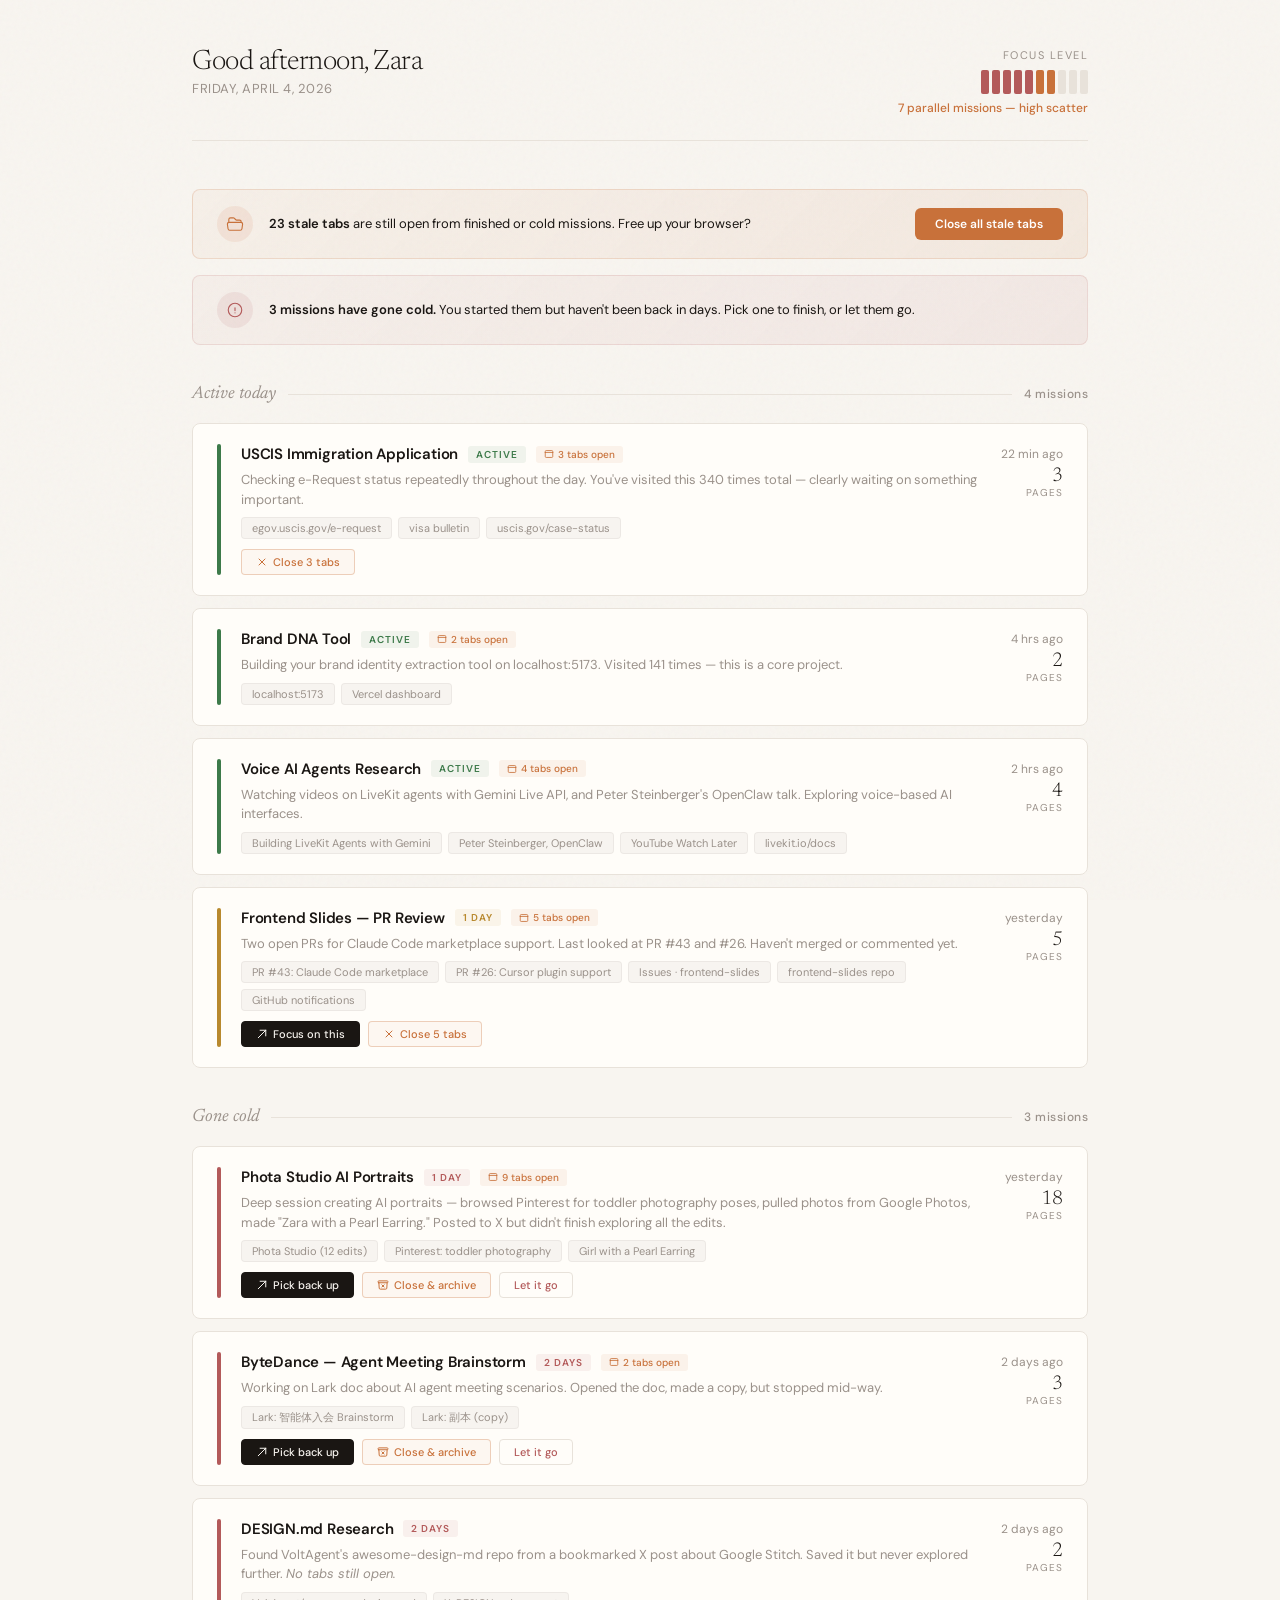
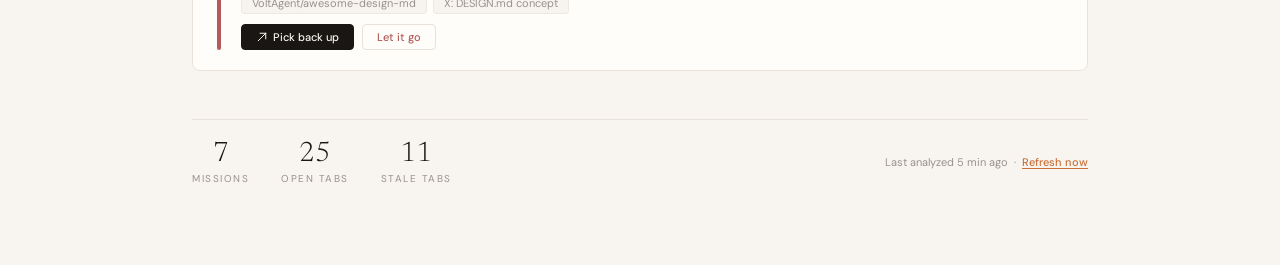
<file: mockup.html>
<!DOCTYPE html>
<html lang="en">
<head>
<meta charset="UTF-8">
<meta name="viewport" content="width=device-width, initial-scale=1.0">
<title>New Tab</title>
<link rel="preconnect" href="https://fonts.googleapis.com">
<link href="https://fonts.googleapis.com/css2?family=Newsreader:ital,opsz,wght@0,6..72,300;0,6..72,400;0,6..72,500;1,6..72,300;1,6..72,400&family=DM+Sans:wght@300;400;500;600&display=swap" rel="stylesheet">
<style>
  :root {
    --ink: #1a1613;
    --paper: #f8f5f0;
    --warm-gray: #e8e2da;
    --muted: #9a918a;
    --accent-amber: #c8713a;
    --accent-sage: #5a7a62;
    --accent-slate: #5a6b7a;
    --accent-rose: #b35a5a;
    --status-active: #3d7a4a;
    --status-cooling: #b8892e;
    --status-abandoned: #b35a5a;
    --card-bg: #fffdf9;
    --shadow: rgba(26, 22, 19, 0.06);
  }

  * { margin: 0; padding: 0; box-sizing: border-box; }

  body {
    font-family: 'DM Sans', sans-serif;
    background: var(--paper);
    color: var(--ink);
    min-height: 100vh;
    -webkit-font-smoothing: antialiased;
  }

  /* Subtle paper texture */
  body::before {
    content: '';
    position: fixed;
    inset: 0;
    background-image: url("data:image/svg+xml,%3Csvg viewBox='0 0 256 256' xmlns='http://www.w3.org/2000/svg'%3E%3Cfilter id='noise'%3E%3CfeTurbulence type='fractalNoise' baseFrequency='0.9' numOctaves='4' stitchTiles='stitch'/%3E%3C/filter%3E%3Crect width='100%25' height='100%25' filter='url(%23noise)' opacity='0.03'/%3E%3C/svg%3E");
    pointer-events: none;
    z-index: 0;
  }

  .container {
    position: relative;
    z-index: 1;
    max-width: 960px;
    margin: 0 auto;
    padding: 48px 32px 80px;
  }

  /* ---- Header ---- */
  header {
    display: flex;
    justify-content: space-between;
    align-items: flex-start;
    margin-bottom: 48px;
    padding-bottom: 24px;
    border-bottom: 1px solid var(--warm-gray);
  }

  .header-left h1 {
    font-family: 'Newsreader', serif;
    font-weight: 300;
    font-size: 28px;
    letter-spacing: -0.5px;
    color: var(--ink);
    margin-bottom: 4px;
  }

  .header-left .date {
    font-size: 13px;
    color: var(--muted);
    font-weight: 400;
    letter-spacing: 0.5px;
    text-transform: uppercase;
  }

  .scatter-meter {
    text-align: right;
  }

  .scatter-label {
    font-size: 11px;
    text-transform: uppercase;
    letter-spacing: 1.5px;
    color: var(--muted);
    margin-bottom: 8px;
  }

  .scatter-bar {
    display: flex;
    gap: 3px;
    justify-content: flex-end;
    margin-bottom: 6px;
  }

  .scatter-dot {
    width: 8px;
    height: 24px;
    border-radius: 2px;
    background: var(--warm-gray);
    transition: background 0.3s;
  }

  .scatter-dot.filled { background: var(--accent-amber); }
  .scatter-dot.filled.high { background: var(--status-abandoned); }

  .scatter-caption {
    font-size: 12px;
    color: var(--accent-amber);
    font-weight: 500;
  }

  /* ---- Tab cleanup banner ---- */
  .tab-cleanup-banner {
    background: linear-gradient(135deg, rgba(200, 113, 58, 0.04), rgba(200, 113, 58, 0.09));
    border: 1px solid rgba(200, 113, 58, 0.18);
    border-radius: 8px;
    padding: 16px 24px;
    display: flex;
    align-items: center;
    justify-content: space-between;
    margin-bottom: 16px;
  }

  .tab-cleanup-left {
    display: flex;
    align-items: center;
    gap: 16px;
  }

  .tab-cleanup-icon {
    width: 36px;
    height: 36px;
    border-radius: 50%;
    background: rgba(200, 113, 58, 0.1);
    display: flex;
    align-items: center;
    justify-content: center;
    flex-shrink: 0;
  }

  .tab-cleanup-icon svg {
    width: 18px;
    height: 18px;
    color: var(--accent-amber);
  }

  .tab-cleanup-text {
    font-size: 13px;
    color: var(--ink);
    line-height: 1.5;
  }

  .tab-cleanup-text strong {
    font-weight: 600;
  }

  .tab-cleanup-btn {
    font-family: 'DM Sans', sans-serif;
    font-size: 12px;
    font-weight: 600;
    padding: 8px 20px;
    border-radius: 6px;
    border: none;
    background: var(--accent-amber);
    color: white;
    cursor: pointer;
    transition: all 0.2s;
    white-space: nowrap;
  }

  .tab-cleanup-btn:hover {
    opacity: 0.85;
    transform: translateY(-1px);
  }

  /* ---- Nudge banner ---- */
  .nudge-banner {
    background: linear-gradient(135deg, rgba(179, 90, 90, 0.04), rgba(179, 90, 90, 0.08));
    border: 1px solid rgba(179, 90, 90, 0.15);
    border-radius: 8px;
    padding: 16px 24px;
    display: flex;
    align-items: center;
    gap: 16px;
    margin-bottom: 40px;
  }

  .nudge-icon {
    width: 36px;
    height: 36px;
    border-radius: 50%;
    background: rgba(179, 90, 90, 0.1);
    display: flex;
    align-items: center;
    justify-content: center;
    flex-shrink: 0;
  }

  .nudge-icon svg {
    width: 18px;
    height: 18px;
    color: var(--status-abandoned);
  }

  .nudge-text {
    font-size: 13px;
    color: var(--ink);
    line-height: 1.5;
  }

  .nudge-text strong {
    font-weight: 600;
  }

  /* ---- Section Headers ---- */
  .section-header {
    display: flex;
    align-items: center;
    gap: 12px;
    margin-bottom: 20px;
    margin-top: 8px;
  }

  .section-header h2 {
    font-family: 'Newsreader', serif;
    font-weight: 400;
    font-size: 18px;
    font-style: italic;
    color: var(--muted);
    white-space: nowrap;
  }

  .section-line {
    flex: 1;
    height: 1px;
    background: var(--warm-gray);
  }

  .section-count {
    font-size: 12px;
    color: var(--muted);
    font-weight: 500;
    letter-spacing: 0.5px;
    white-space: nowrap;
  }

  /* ---- Mission Cards ---- */
  .missions {
    display: flex;
    flex-direction: column;
    gap: 12px;
    margin-bottom: 40px;
  }

  .mission-card {
    background: var(--card-bg);
    border: 1px solid var(--warm-gray);
    border-radius: 8px;
    padding: 20px 24px;
    display: grid;
    grid-template-columns: 4px 1fr auto;
    gap: 0 20px;
    align-items: start;
    transition: box-shadow 0.25s ease, transform 0.25s ease;
    cursor: pointer;
  }

  .mission-card:hover {
    box-shadow: 0 4px 20px var(--shadow);
    transform: translateY(-1px);
  }

  /* Closing animation */
  .mission-card.closing {
    animation: cardClose 0.4s ease forwards;
  }

  @keyframes cardClose {
    0% { opacity: 1; transform: translateY(0) scale(1); max-height: 200px; }
    50% { opacity: 0.5; transform: translateY(-4px) scale(0.98); }
    100% { opacity: 0; transform: translateY(-8px) scale(0.96); max-height: 0; padding: 0 24px; margin-bottom: 0; overflow: hidden; }
  }

  .status-bar {
    width: 4px;
    height: 100%;
    min-height: 48px;
    border-radius: 2px;
    align-self: stretch;
  }

  .status-bar.active { background: var(--status-active); }
  .status-bar.cooling { background: var(--status-cooling); }
  .status-bar.abandoned { background: var(--status-abandoned); }

  .mission-content {
    min-width: 0;
  }

  .mission-top {
    display: flex;
    align-items: center;
    gap: 10px;
    margin-bottom: 6px;
    flex-wrap: wrap;
  }

  .mission-name {
    font-weight: 600;
    font-size: 15px;
    color: var(--ink);
    letter-spacing: -0.2px;
  }

  .mission-tag {
    font-size: 10px;
    text-transform: uppercase;
    letter-spacing: 1px;
    font-weight: 600;
    padding: 2px 8px;
    border-radius: 3px;
  }

  .mission-tag.active {
    color: var(--status-active);
    background: rgba(61, 122, 74, 0.08);
  }

  .mission-tag.cooling {
    color: var(--status-cooling);
    background: rgba(184, 137, 46, 0.08);
  }

  .mission-tag.abandoned {
    color: var(--status-abandoned);
    background: rgba(179, 90, 90, 0.08);
  }

  /* Tab indicator badge — shows how many Chrome tabs are still open for this mission */
  .open-tabs-badge {
    display: inline-flex;
    align-items: center;
    gap: 4px;
    font-size: 10px;
    font-weight: 500;
    color: var(--accent-amber);
    background: rgba(200, 113, 58, 0.08);
    padding: 2px 8px;
    border-radius: 3px;
  }

  .open-tabs-badge svg {
    width: 10px;
    height: 10px;
  }

  .mission-summary {
    font-size: 13px;
    color: var(--muted);
    line-height: 1.5;
    margin-bottom: 8px;
  }

  .mission-pages {
    display: flex;
    flex-wrap: wrap;
    gap: 6px;
  }

  .page-chip {
    font-size: 11px;
    color: var(--muted);
    background: rgba(154, 145, 138, 0.08);
    padding: 3px 10px;
    border-radius: 4px;
    white-space: nowrap;
    overflow: hidden;
    text-overflow: ellipsis;
    max-width: 220px;
    border: 1px solid rgba(154, 145, 138, 0.12);
  }

  .mission-meta {
    text-align: right;
    white-space: nowrap;
    padding-top: 2px;
  }

  .mission-time {
    font-size: 12px;
    color: var(--muted);
    margin-bottom: 4px;
  }

  .mission-page-count {
    font-size: 20px;
    font-family: 'Newsreader', serif;
    font-weight: 300;
    color: var(--ink);
    line-height: 1;
  }

  .mission-page-label {
    font-size: 10px;
    color: var(--muted);
    text-transform: uppercase;
    letter-spacing: 1px;
  }

  /* ---- Actions row ---- */
  .actions {
    display: flex;
    gap: 8px;
    margin-top: 10px;
  }

  .action-btn {
    font-size: 11px;
    font-family: 'DM Sans', sans-serif;
    font-weight: 500;
    padding: 5px 14px;
    border-radius: 4px;
    border: 1px solid var(--warm-gray);
    background: var(--card-bg);
    color: var(--muted);
    cursor: pointer;
    transition: all 0.2s;
    display: inline-flex;
    align-items: center;
    gap: 5px;
  }

  .action-btn:hover {
    border-color: var(--ink);
    color: var(--ink);
  }

  .action-btn svg {
    width: 12px;
    height: 12px;
  }

  .action-btn.primary {
    background: var(--ink);
    color: var(--paper);
    border-color: var(--ink);
  }

  .action-btn.primary:hover {
    opacity: 0.85;
  }

  .action-btn.close-tabs {
    border-color: rgba(200, 113, 58, 0.3);
    color: var(--accent-amber);
    background: rgba(200, 113, 58, 0.04);
  }

  .action-btn.close-tabs:hover {
    background: rgba(200, 113, 58, 0.1);
    border-color: var(--accent-amber);
  }

  .action-btn.danger {
    color: var(--status-abandoned);
  }

  .action-btn.danger:hover {
    border-color: var(--status-abandoned);
    color: var(--status-abandoned);
  }

  /* ---- Toast notification ---- */
  .toast {
    position: fixed;
    bottom: 32px;
    left: 50%;
    transform: translateX(-50%) translateY(80px);
    background: var(--ink);
    color: var(--paper);
    font-family: 'DM Sans', sans-serif;
    font-size: 13px;
    font-weight: 500;
    padding: 12px 24px;
    border-radius: 8px;
    box-shadow: 0 8px 32px rgba(0,0,0,0.2);
    z-index: 100;
    opacity: 0;
    transition: all 0.4s cubic-bezier(0.16, 1, 0.3, 1);
    pointer-events: none;
    display: flex;
    align-items: center;
    gap: 8px;
  }

  .toast.visible {
    opacity: 1;
    transform: translateX(-50%) translateY(0);
  }

  .toast svg {
    width: 16px;
    height: 16px;
    color: var(--status-active);
  }

  /* ---- Footer ---- */
  footer {
    margin-top: 48px;
    padding-top: 20px;
    border-top: 1px solid var(--warm-gray);
    display: flex;
    justify-content: space-between;
    align-items: center;
  }

  .footer-stats {
    display: flex;
    gap: 32px;
  }

  .stat {
    text-align: center;
  }

  .stat-num {
    font-family: 'Newsreader', serif;
    font-size: 28px;
    font-weight: 300;
    color: var(--ink);
    line-height: 1;
    transition: all 0.3s;
  }

  .stat-label {
    font-size: 10px;
    text-transform: uppercase;
    letter-spacing: 1.5px;
    color: var(--muted);
    margin-top: 4px;
  }

  .last-refresh {
    font-size: 11px;
    color: var(--muted);
  }

  .refresh-btn {
    font-family: 'DM Sans', sans-serif;
    font-size: 11px;
    font-weight: 500;
    color: var(--accent-amber);
    background: none;
    border: none;
    cursor: pointer;
    text-decoration: underline;
    text-underline-offset: 2px;
  }

  /* ---- Animations ---- */
  @keyframes fadeUp {
    from { opacity: 0; transform: translateY(12px); }
    to { opacity: 1; transform: translateY(0); }
  }

  header { animation: fadeUp 0.5s ease both; }
  .tab-cleanup-banner { animation: fadeUp 0.5s ease 0.1s both; }
  .nudge-banner { animation: fadeUp 0.5s ease 0.15s both; }
  .active-section .section-header { animation: fadeUp 0.5s ease 0.2s both; }
  .active-section .missions .mission-card:nth-child(1) { animation: fadeUp 0.4s ease 0.25s both; }
  .active-section .missions .mission-card:nth-child(2) { animation: fadeUp 0.4s ease 0.3s both; }
  .active-section .missions .mission-card:nth-child(3) { animation: fadeUp 0.4s ease 0.35s both; }
  .active-section .missions .mission-card:nth-child(4) { animation: fadeUp 0.4s ease 0.4s both; }
  .abandoned-section .section-header { animation: fadeUp 0.5s ease 0.45s both; }
  .abandoned-section .missions .mission-card:nth-child(1) { animation: fadeUp 0.4s ease 0.5s both; }
  .abandoned-section .missions .mission-card:nth-child(2) { animation: fadeUp 0.4s ease 0.55s both; }
  .abandoned-section .missions .mission-card:nth-child(3) { animation: fadeUp 0.4s ease 0.6s both; }
  footer { animation: fadeUp 0.5s ease 0.65s both; }
</style>
</head>
<body>
<div class="container">

  <!-- Header -->
  <header>
    <div class="header-left">
      <h1>Good afternoon, Zara</h1>
      <div class="date">Friday, April 4, 2026</div>
    </div>
    <div class="scatter-meter">
      <div class="scatter-label">Focus level</div>
      <div class="scatter-bar">
        <div class="scatter-dot filled high"></div>
        <div class="scatter-dot filled high"></div>
        <div class="scatter-dot filled high"></div>
        <div class="scatter-dot filled high"></div>
        <div class="scatter-dot filled high"></div>
        <div class="scatter-dot filled"></div>
        <div class="scatter-dot filled"></div>
        <div class="scatter-dot"></div>
        <div class="scatter-dot"></div>
        <div class="scatter-dot"></div>
      </div>
      <div class="scatter-caption">7 parallel missions &mdash; high scatter</div>
    </div>
  </header>

  <!-- Tab cleanup banner -->
  <div class="tab-cleanup-banner" id="cleanupBanner">
    <div class="tab-cleanup-left">
      <div class="tab-cleanup-icon">
        <svg xmlns="http://www.w3.org/2000/svg" fill="none" viewBox="0 0 24 24" stroke-width="1.5" stroke="currentColor">
          <path stroke-linecap="round" stroke-linejoin="round" d="M3.75 9.776c.112-.017.227-.026.344-.026h15.812c.117 0 .232.009.344.026m-16.5 0a2.25 2.25 0 0 0-1.883 2.542l.857 6a2.25 2.25 0 0 0 2.227 1.932H19.05a2.25 2.25 0 0 0 2.227-1.932l.857-6a2.25 2.25 0 0 0-1.883-2.542m-16.5 0V6A2.25 2.25 0 0 1 6 3.75h3.879a1.5 1.5 0 0 1 1.06.44l2.122 2.12a1.5 1.5 0 0 0 1.06.44H18A2.25 2.25 0 0 1 20.25 9v.776" />
        </svg>
      </div>
      <div class="tab-cleanup-text">
        <strong id="staleTabCount">23 stale tabs</strong> are still open from finished or cold missions. Free up your browser?
      </div>
    </div>
    <button class="tab-cleanup-btn" onclick="closeAllStale()">Close all stale tabs</button>
  </div>

  <!-- Nudge -->
  <div class="nudge-banner">
    <div class="nudge-icon">
      <svg xmlns="http://www.w3.org/2000/svg" fill="none" viewBox="0 0 24 24" stroke-width="1.5" stroke="currentColor">
        <path stroke-linecap="round" stroke-linejoin="round" d="M12 9v3.75m9-.75a9 9 0 1 1-18 0 9 9 0 0 1 18 0Zm-9 3.75h.008v.008H12v-.008Z" />
      </svg>
    </div>
    <div class="nudge-text">
      <strong>3 missions have gone cold.</strong> You started them but haven't been back in days. Pick one to finish, or let them go.
    </div>
  </div>

  <!-- Active Missions -->
  <div class="active-section">
    <div class="section-header">
      <h2>Active today</h2>
      <div class="section-line"></div>
      <div class="section-count">4 missions</div>
    </div>

    <div class="missions">
      <!-- Mission 1: USCIS -->
      <div class="mission-card" id="mission-uscis">
        <div class="status-bar active"></div>
        <div class="mission-content">
          <div class="mission-top">
            <span class="mission-name">USCIS Immigration Application</span>
            <span class="mission-tag active">Active</span>
            <span class="open-tabs-badge">
              <svg xmlns="http://www.w3.org/2000/svg" fill="none" viewBox="0 0 24 24" stroke-width="2" stroke="currentColor"><path stroke-linecap="round" stroke-linejoin="round" d="M3 8.25V18a2.25 2.25 0 0 0 2.25 2.25h13.5A2.25 2.25 0 0 0 21 18V8.25m-18 0V6a2.25 2.25 0 0 1 2.25-2.25h13.5A2.25 2.25 0 0 1 21 6v2.25m-18 0h18" /></svg>
              3 tabs open
            </span>
          </div>
          <div class="mission-summary">Checking e-Request status repeatedly throughout the day. You've visited this 340 times total &mdash; clearly waiting on something important.</div>
          <div class="mission-pages">
            <span class="page-chip">egov.uscis.gov/e-request</span>
            <span class="page-chip">visa bulletin</span>
            <span class="page-chip">uscis.gov/case-status</span>
          </div>
          <div class="actions">
            <button class="action-btn close-tabs" onclick="closeTabs(this, 'uscis', 3)">
              <svg xmlns="http://www.w3.org/2000/svg" fill="none" viewBox="0 0 24 24" stroke-width="2" stroke="currentColor"><path stroke-linecap="round" stroke-linejoin="round" d="M6 18 18 6M6 6l12 12" /></svg>
              Close 3 tabs
            </button>
          </div>
        </div>
        <div class="mission-meta">
          <div class="mission-time">22 min ago</div>
          <div class="mission-page-count">3</div>
          <div class="mission-page-label">pages</div>
        </div>
      </div>

      <!-- Mission 2: Brand DNA -->
      <div class="mission-card" id="mission-brand">
        <div class="status-bar active"></div>
        <div class="mission-content">
          <div class="mission-top">
            <span class="mission-name">Brand DNA Tool</span>
            <span class="mission-tag active">Active</span>
            <span class="open-tabs-badge">
              <svg xmlns="http://www.w3.org/2000/svg" fill="none" viewBox="0 0 24 24" stroke-width="2" stroke="currentColor"><path stroke-linecap="round" stroke-linejoin="round" d="M3 8.25V18a2.25 2.25 0 0 0 2.25 2.25h13.5A2.25 2.25 0 0 0 21 18V8.25m-18 0V6a2.25 2.25 0 0 1 2.25-2.25h13.5A2.25 2.25 0 0 1 21 6v2.25m-18 0h18" /></svg>
              2 tabs open
            </span>
          </div>
          <div class="mission-summary">Building your brand identity extraction tool on localhost:5173. Visited 141 times &mdash; this is a core project.</div>
          <div class="mission-pages">
            <span class="page-chip">localhost:5173</span>
            <span class="page-chip">Vercel dashboard</span>
          </div>
        </div>
        <div class="mission-meta">
          <div class="mission-time">4 hrs ago</div>
          <div class="mission-page-count">2</div>
          <div class="mission-page-label">pages</div>
        </div>
      </div>

      <!-- Mission 3: Voice AI Research -->
      <div class="mission-card" id="mission-voice">
        <div class="status-bar active"></div>
        <div class="mission-content">
          <div class="mission-top">
            <span class="mission-name">Voice AI Agents Research</span>
            <span class="mission-tag active">Active</span>
            <span class="open-tabs-badge">
              <svg xmlns="http://www.w3.org/2000/svg" fill="none" viewBox="0 0 24 24" stroke-width="2" stroke="currentColor"><path stroke-linecap="round" stroke-linejoin="round" d="M3 8.25V18a2.25 2.25 0 0 0 2.25 2.25h13.5A2.25 2.25 0 0 0 21 18V8.25m-18 0V6a2.25 2.25 0 0 1 2.25-2.25h13.5A2.25 2.25 0 0 1 21 6v2.25m-18 0h18" /></svg>
              4 tabs open
            </span>
          </div>
          <div class="mission-summary">Watching videos on LiveKit agents with Gemini Live API, and Peter Steinberger's OpenClaw talk. Exploring voice-based AI interfaces.</div>
          <div class="mission-pages">
            <span class="page-chip">Building LiveKit Agents with Gemini</span>
            <span class="page-chip">Peter Steinberger, OpenClaw</span>
            <span class="page-chip">YouTube Watch Later</span>
            <span class="page-chip">livekit.io/docs</span>
          </div>
        </div>
        <div class="mission-meta">
          <div class="mission-time">2 hrs ago</div>
          <div class="mission-page-count">4</div>
          <div class="mission-page-label">pages</div>
        </div>
      </div>

      <!-- Mission 4: Frontend Slides PRs -->
      <div class="mission-card" id="mission-slides">
        <div class="status-bar cooling"></div>
        <div class="mission-content">
          <div class="mission-top">
            <span class="mission-name">Frontend Slides &mdash; PR Review</span>
            <span class="mission-tag cooling">1 day</span>
            <span class="open-tabs-badge">
              <svg xmlns="http://www.w3.org/2000/svg" fill="none" viewBox="0 0 24 24" stroke-width="2" stroke="currentColor"><path stroke-linecap="round" stroke-linejoin="round" d="M3 8.25V18a2.25 2.25 0 0 0 2.25 2.25h13.5A2.25 2.25 0 0 0 21 18V8.25m-18 0V6a2.25 2.25 0 0 1 2.25-2.25h13.5A2.25 2.25 0 0 1 21 6v2.25m-18 0h18" /></svg>
              5 tabs open
            </span>
          </div>
          <div class="mission-summary">Two open PRs for Claude Code marketplace support. Last looked at PR #43 and #26. Haven't merged or commented yet.</div>
          <div class="mission-pages">
            <span class="page-chip">PR #43: Claude Code marketplace</span>
            <span class="page-chip">PR #26: Cursor plugin support</span>
            <span class="page-chip">Issues &middot; frontend-slides</span>
            <span class="page-chip">frontend-slides repo</span>
            <span class="page-chip">GitHub notifications</span>
          </div>
          <div class="actions">
            <button class="action-btn primary">
              <svg xmlns="http://www.w3.org/2000/svg" fill="none" viewBox="0 0 24 24" stroke-width="2" stroke="currentColor"><path stroke-linecap="round" stroke-linejoin="round" d="m4.5 19.5 15-15m0 0H8.25m11.25 0v11.25" /></svg>
              Focus on this
            </button>
            <button class="action-btn close-tabs" onclick="closeTabs(this, 'slides', 5)">
              <svg xmlns="http://www.w3.org/2000/svg" fill="none" viewBox="0 0 24 24" stroke-width="2" stroke="currentColor"><path stroke-linecap="round" stroke-linejoin="round" d="M6 18 18 6M6 6l12 12" /></svg>
              Close 5 tabs
            </button>
          </div>
        </div>
        <div class="mission-meta">
          <div class="mission-time">yesterday</div>
          <div class="mission-page-count">5</div>
          <div class="mission-page-label">pages</div>
        </div>
      </div>
    </div>
  </div>

  <!-- Abandoned Missions -->
  <div class="abandoned-section">
    <div class="section-header">
      <h2>Gone cold</h2>
      <div class="section-line"></div>
      <div class="section-count">3 missions</div>
    </div>

    <div class="missions">
      <!-- Abandoned 1: Phota Studio -->
      <div class="mission-card" id="mission-phota">
        <div class="status-bar abandoned"></div>
        <div class="mission-content">
          <div class="mission-top">
            <span class="mission-name">Phota Studio AI Portraits</span>
            <span class="mission-tag abandoned">1 day</span>
            <span class="open-tabs-badge">
              <svg xmlns="http://www.w3.org/2000/svg" fill="none" viewBox="0 0 24 24" stroke-width="2" stroke="currentColor"><path stroke-linecap="round" stroke-linejoin="round" d="M3 8.25V18a2.25 2.25 0 0 0 2.25 2.25h13.5A2.25 2.25 0 0 0 21 18V8.25m-18 0V6a2.25 2.25 0 0 1 2.25-2.25h13.5A2.25 2.25 0 0 1 21 6v2.25m-18 0h18" /></svg>
              9 tabs open
            </span>
          </div>
          <div class="mission-summary">Deep session creating AI portraits &mdash; browsed Pinterest for toddler photography poses, pulled photos from Google Photos, made "Zara with a Pearl Earring." Posted to X but didn't finish exploring all the edits.</div>
          <div class="mission-pages">
            <span class="page-chip">Phota Studio (12 edits)</span>
            <span class="page-chip">Pinterest: toddler photography</span>
            <span class="page-chip">Girl with a Pearl Earring</span>
          </div>
          <div class="actions">
            <button class="action-btn primary">
              <svg xmlns="http://www.w3.org/2000/svg" fill="none" viewBox="0 0 24 24" stroke-width="2" stroke="currentColor"><path stroke-linecap="round" stroke-linejoin="round" d="m4.5 19.5 15-15m0 0H8.25m11.25 0v11.25" /></svg>
              Pick back up
            </button>
            <button class="action-btn close-tabs" onclick="closeTabs(this, 'phota', 9)">
              <svg xmlns="http://www.w3.org/2000/svg" fill="none" viewBox="0 0 24 24" stroke-width="2" stroke="currentColor"><path stroke-linecap="round" stroke-linejoin="round" d="M20.25 7.5l-.625 10.632a2.25 2.25 0 0 1-2.247 2.118H6.622a2.25 2.25 0 0 1-2.247-2.118L3.75 7.5m6 4.125l2.25 2.25m0 0l2.25 2.25M12 13.875l2.25-2.25M12 13.875l-2.25 2.25M3.375 7.5h17.25c.621 0 1.125-.504 1.125-1.125v-1.5c0-.621-.504-1.125-1.125-1.125H3.375c-.621 0-1.125.504-1.125 1.125v1.5c0 .621.504 1.125 1.125 1.125Z" /></svg>
              Close &amp; archive
            </button>
            <button class="action-btn danger" onclick="dismissMission(this)">Let it go</button>
          </div>
        </div>
        <div class="mission-meta">
          <div class="mission-time">yesterday</div>
          <div class="mission-page-count">18</div>
          <div class="mission-page-label">pages</div>
        </div>
      </div>

      <!-- Abandoned 2: ByteDance Brainstorm -->
      <div class="mission-card" id="mission-bytedance">
        <div class="status-bar abandoned"></div>
        <div class="mission-content">
          <div class="mission-top">
            <span class="mission-name">ByteDance &mdash; Agent Meeting Brainstorm</span>
            <span class="mission-tag abandoned">2 days</span>
            <span class="open-tabs-badge">
              <svg xmlns="http://www.w3.org/2000/svg" fill="none" viewBox="0 0 24 24" stroke-width="2" stroke="currentColor"><path stroke-linecap="round" stroke-linejoin="round" d="M3 8.25V18a2.25 2.25 0 0 0 2.25 2.25h13.5A2.25 2.25 0 0 0 21 18V8.25m-18 0V6a2.25 2.25 0 0 1 2.25-2.25h13.5A2.25 2.25 0 0 1 21 6v2.25m-18 0h18" /></svg>
              2 tabs open
            </span>
          </div>
          <div class="mission-summary">Working on Lark doc about AI agent meeting scenarios. Opened the doc, made a copy, but stopped mid-way.</div>
          <div class="mission-pages">
            <span class="page-chip">Lark: 智能体入会 Brainstorm</span>
            <span class="page-chip">Lark: 副本 (copy)</span>
          </div>
          <div class="actions">
            <button class="action-btn primary">
              <svg xmlns="http://www.w3.org/2000/svg" fill="none" viewBox="0 0 24 24" stroke-width="2" stroke="currentColor"><path stroke-linecap="round" stroke-linejoin="round" d="m4.5 19.5 15-15m0 0H8.25m11.25 0v11.25" /></svg>
              Pick back up
            </button>
            <button class="action-btn close-tabs" onclick="closeTabs(this, 'bytedance', 2)">
              <svg xmlns="http://www.w3.org/2000/svg" fill="none" viewBox="0 0 24 24" stroke-width="2" stroke="currentColor"><path stroke-linecap="round" stroke-linejoin="round" d="M20.25 7.5l-.625 10.632a2.25 2.25 0 0 1-2.247 2.118H6.622a2.25 2.25 0 0 1-2.247-2.118L3.75 7.5m6 4.125l2.25 2.25m0 0l2.25 2.25M12 13.875l2.25-2.25M12 13.875l-2.25 2.25M3.375 7.5h17.25c.621 0 1.125-.504 1.125-1.125v-1.5c0-.621-.504-1.125-1.125-1.125H3.375c-.621 0-1.125.504-1.125 1.125v1.5c0 .621.504 1.125 1.125 1.125Z" /></svg>
              Close &amp; archive
            </button>
            <button class="action-btn danger" onclick="dismissMission(this)">Let it go</button>
          </div>
        </div>
        <div class="mission-meta">
          <div class="mission-time">2 days ago</div>
          <div class="mission-page-count">3</div>
          <div class="mission-page-label">pages</div>
        </div>
      </div>

      <!-- Abandoned 3: Design Systems -->
      <div class="mission-card" id="mission-design">
        <div class="status-bar abandoned"></div>
        <div class="mission-content">
          <div class="mission-top">
            <span class="mission-name">DESIGN.md Research</span>
            <span class="mission-tag abandoned">2 days</span>
          </div>
          <div class="mission-summary">Found VoltAgent's awesome-design-md repo from a bookmarked X post about Google Stitch. Saved it but never explored further. <em>No tabs still open.</em></div>
          <div class="mission-pages">
            <span class="page-chip">VoltAgent/awesome-design-md</span>
            <span class="page-chip">X: DESIGN.md concept</span>
          </div>
          <div class="actions">
            <button class="action-btn primary">
              <svg xmlns="http://www.w3.org/2000/svg" fill="none" viewBox="0 0 24 24" stroke-width="2" stroke="currentColor"><path stroke-linecap="round" stroke-linejoin="round" d="m4.5 19.5 15-15m0 0H8.25m11.25 0v11.25" /></svg>
              Pick back up
            </button>
            <button class="action-btn danger" onclick="dismissMission(this)">Let it go</button>
          </div>
        </div>
        <div class="mission-meta">
          <div class="mission-time">2 days ago</div>
          <div class="mission-page-count">2</div>
          <div class="mission-page-label">pages</div>
        </div>
      </div>
    </div>
  </div>

  <!-- Footer -->
  <footer>
    <div class="footer-stats">
      <div class="stat">
        <div class="stat-num" id="statMissions">7</div>
        <div class="stat-label">Missions</div>
      </div>
      <div class="stat">
        <div class="stat-num" id="statTabs">25</div>
        <div class="stat-label">Open tabs</div>
      </div>
      <div class="stat">
        <div class="stat-num" id="statStale">11</div>
        <div class="stat-label">Stale tabs</div>
      </div>
    </div>
    <div class="last-refresh">
      Last analyzed 5 min ago &nbsp;&middot;&nbsp; <button class="refresh-btn">Refresh now</button>
    </div>
  </footer>

</div>

<!-- Toast -->
<div class="toast" id="toast">
  <svg xmlns="http://www.w3.org/2000/svg" fill="none" viewBox="0 0 24 24" stroke-width="2" stroke="currentColor">
    <path stroke-linecap="round" stroke-linejoin="round" d="M9 12.75 11.25 15 15 9.75M21 12a9 9 0 1 1-18 0 9 9 0 0 1 18 0Z" />
  </svg>
  <span id="toastText"></span>
</div>

<script>
  /* ---- Demo interactivity for the mockup ---- */

  let totalStale = 11;

  function showToast(message) {
    const toast = document.getElementById('toast');
    document.getElementById('toastText').textContent = message;
    toast.classList.add('visible');
    setTimeout(() => toast.classList.remove('visible'), 2500);
  }

  function closeTabs(btn, missionId, count) {
    /* In the real extension, this calls chrome.tabs.remove() */
    /* For the mockup, we animate the badge away and show a toast */

    const card = btn.closest('.mission-card');
    const badge = card.querySelector('.open-tabs-badge');
    if (badge) {
      badge.style.transition = 'opacity 0.3s, transform 0.3s';
      badge.style.opacity = '0';
      badge.style.transform = 'scale(0.8)';
      setTimeout(() => badge.remove(), 300);
    }

    /* Remove the close button */
    btn.style.transition = 'opacity 0.2s';
    btn.style.opacity = '0';
    setTimeout(() => btn.remove(), 200);

    /* Update stale count */
    totalStale = Math.max(0, totalStale - count);
    document.getElementById('statStale').textContent = totalStale;
    document.getElementById('statTabs').textContent = 25 - (11 - totalStale);

    if (totalStale <= 0) {
      const banner = document.getElementById('cleanupBanner');
      banner.style.transition = 'opacity 0.4s, max-height 0.4s, margin 0.4s, padding 0.4s';
      banner.style.opacity = '0';
      banner.style.maxHeight = '0';
      banner.style.marginBottom = '0';
      banner.style.padding = '0 24px';
      banner.style.overflow = 'hidden';
    } else {
      document.getElementById('staleTabCount').textContent = totalStale + ' stale tab' + (totalStale !== 1 ? 's' : '');
    }

    showToast('Closed ' + count + ' tab' + (count !== 1 ? 's' : '') + ' from ' + card.querySelector('.mission-name').textContent);
  }

  function dismissMission(btn) {
    const card = btn.closest('.mission-card');
    const badge = card.querySelector('.open-tabs-badge');
    const tabMatch = badge ? badge.textContent.match(/(\d+)/) : null;
    const tabCount = tabMatch ? parseInt(tabMatch[1]) : 0;

    card.classList.add('closing');

    if (tabCount > 0) {
      totalStale = Math.max(0, totalStale - tabCount);
      document.getElementById('statStale').textContent = totalStale;
      document.getElementById('statTabs').textContent = 25 - (11 - totalStale);
    }

    setTimeout(() => {
      card.style.display = 'none';
      showToast('Dismissed "' + card.querySelector('.mission-name').textContent + '"');
    }, 400);
  }

  function closeAllStale() {
    /* Close all stale tabs at once */
    document.querySelectorAll('.abandoned-section .open-tabs-badge').forEach(badge => {
      badge.style.transition = 'opacity 0.3s';
      badge.style.opacity = '0';
      setTimeout(() => badge.remove(), 300);
    });

    document.querySelectorAll('.abandoned-section .action-btn.close-tabs').forEach(btn => {
      btn.style.transition = 'opacity 0.2s';
      btn.style.opacity = '0';
      setTimeout(() => btn.remove(), 200);
    });

    /* Also close cooling mission stale tabs */
    document.querySelectorAll('.active-section .mission-card').forEach(card => {
      const tag = card.querySelector('.mission-tag.cooling');
      if (tag) {
        const badge = card.querySelector('.open-tabs-badge');
        const closeBtn = card.querySelector('.action-btn.close-tabs');
        if (badge) {
          badge.style.transition = 'opacity 0.3s';
          badge.style.opacity = '0';
          setTimeout(() => badge.remove(), 300);
        }
        if (closeBtn) {
          closeBtn.style.transition = 'opacity 0.2s';
          closeBtn.style.opacity = '0';
          setTimeout(() => closeBtn.remove(), 200);
        }
      }
    });

    const closedCount = totalStale;
    totalStale = 0;
    document.getElementById('statStale').textContent = '0';
    document.getElementById('statTabs').textContent = 25 - closedCount;

    const banner = document.getElementById('cleanupBanner');
    banner.style.transition = 'opacity 0.4s, max-height 0.4s ease 0.2s, margin 0.4s ease 0.2s, padding 0.4s ease 0.2s';
    banner.style.opacity = '0';
    setTimeout(() => {
      banner.style.maxHeight = '0';
      banner.style.marginBottom = '0';
      banner.style.padding = '0 24px';
      banner.style.overflow = 'hidden';
    }, 200);

    showToast('Closed ' + closedCount + ' stale tabs. Breathing room restored.');
  }
</script>
</body>
</html>
</file>
